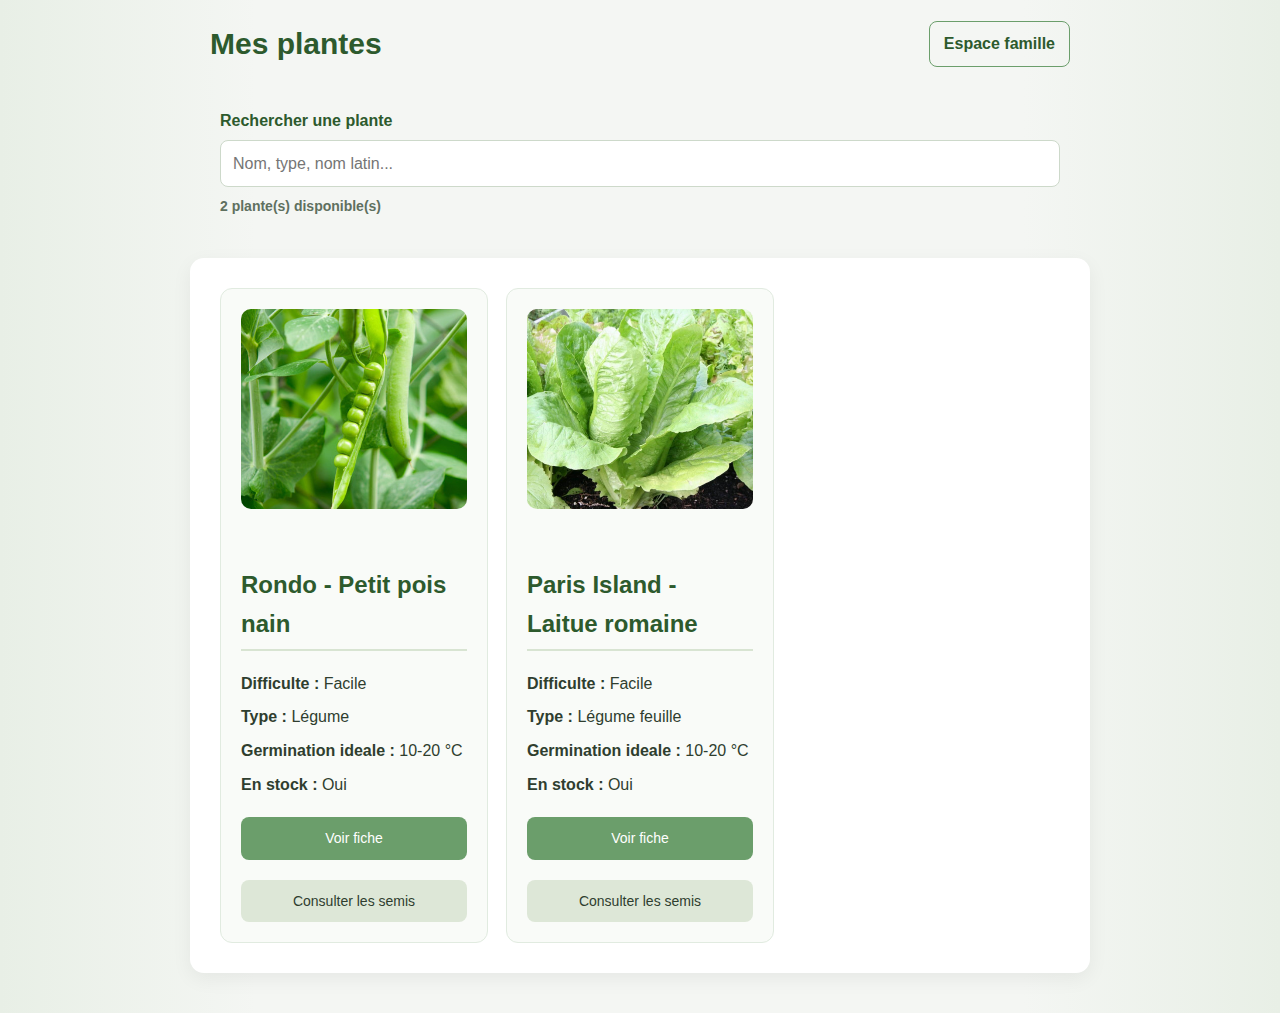
<file: index.html>
<!DOCTYPE html>
<html lang="fr">
<head>
  <meta charset="UTF-8">
  <meta name="viewport" content="width=device-width, initial-scale=1.0">
  <title>Mes plantes</title>
  <link rel="stylesheet" href="style.css?v=20260224-16">
</head>
<body>
  <header class="site-header">
    <div class="site-nav">
      <h1><a href="index.html">Mes plantes</a></h1>
      <a class="family-link" href="famille.html">Espace famille</a>
    </div>
  </header>

  <div id="plant-list"></div>

  <script src="script.js?v=20260224-7"></script>
</body>
</html>
</file>
<file: style.css>
/* ===== Base ===== */

body {
  margin: 0;
  font-family: "Segoe UI", Arial, sans-serif;
  background: linear-gradient(to right, #e8efe6 0%, #f4f6f3 20%, #f4f6f3 80%, #e8efe6 100%);
  color: #2f3e2f;
  line-height: 1.6;
}

*,
*::before,
*::after {
  box-sizing: border-box;
}

/* ===== Layout Container ===== */

#plant-detail,
#plant-list,
#plant-semis {
  max-width: 900px;
  margin: 40px auto;
  padding: 30px;
  background: #ffffff;
  border-radius: 14px;
  box-shadow: 0 6px 20px rgba(0, 0, 0, 0.06);
}

/* ===== Headings ===== */

h1 {
  font-size: 30px;
  margin-bottom: 10px;
}

h2 {
  margin-top: 35px;
  padding-bottom: 6px;
  border-bottom: 2px solid #d8e4d2;
  color: #2d5a2d;
}

h3 {
  margin-top: 25px;
  color: #3e6b3e;
}

p {
  margin: 8px 0;
}

/* ===== Cards (Home page) ===== */

.card {
  background: #f9fbf8;
  padding: 20px;
  margin-bottom: 0;
  border-radius: 12px;
  border: 1px solid #e1ebe0;
  transition: transform 0.2s ease;
}

.card:hover {
  transform: translateY(-3px);
}

.card a {
  display: inline-block;
  margin-top: 12px;
  padding: 10px 16px;
  background-color: #6b9e6b;
  color: white;
  text-decoration: none;
  border-radius: 8px;
  font-size: 14px;
}

.card a:hover {
  background-color: #4f7c4f;
}

.card-clickable {
  cursor: pointer;
}

.card-clickable:focus-visible {
  outline: 2px solid #6b9e6b;
  outline-offset: 2px;
}

.card-actions {
  display: grid;
  grid-template-columns: 1fr;
  gap: 8px;
}

.card-actions a {
  display: block;
  width: 100%;
  max-width: 100%;
  text-align: center;
}

.card-actions .secondary-link {
  background: #dde7d7;
  color: #2f3e2f;
}

.card-actions .secondary-link:hover {
  background: #cdd9ca;
}

/* ===== Images ===== */

.main-image {
  width: 100%;
  max-height: 350px;
  object-fit: cover;
  border-radius: 12px;
  margin: 20px 0;
}

.section-image {
  width: 100%;
  max-height: 250px;
  object-fit: cover;
  border-radius: 10px;
  margin: 15px 0;
}

/* ===== Timeline ===== */

.timeline p {
  background: #eef4ea;
  padding: 12px 15px;
  border-left: 4px solid #6b9e6b;
  border-radius: 6px;
  margin-bottom: 10px;
}

/* ===== Responsive ===== */

@media (max-width: 768px) {

  #plant-detail,
  #plant-list,
  #plant-semis {
    margin: 20px auto;
    padding: 20px;
  }

  h1 {
    font-size: 22px;
  }

  h2 {
    font-size: 18px;
  }

  .main-image {
    max-height: 220px;
  }

  .section-image {
    max-height: 180px;
  }

  .card a {
    width: 100%;
    text-align: center;
  }
}
/* Header */

.site-header {
  text-align: center;
  padding: 20px 0;
}

.site-header a {
  text-decoration: none;
  color: #2d5a2d;
}

.site-nav {
  max-width: 900px;
  margin: 0 auto;
  padding: 0 20px;
  display: flex;
  align-items: center;
  justify-content: space-between;
  gap: 12px;
}

.site-nav h1 {
  margin: 0;
}

.family-link {
  display: inline-block;
  padding: 9px 14px;
  border-radius: 8px;
  border: 1px solid #6b9e6b;
  color: #2d5a2d;
  font-weight: 600;
}

.family-link:hover {
  background: #e8efe6;
}

.family-link-active {
  background: #6b9e6b;
  color: #ffffff;
}

/* Card image */

.card-image {
  width: 100%;
  max-height: 200px;
  object-fit: cover;
  border-radius: 10px;
  margin-bottom: 15px;
}

#plant-list {
  display: grid;
  grid-template-columns: repeat(3, minmax(0, 1fr));
  gap: 18px;
  align-items: start;
}

.plant-search-wrap {
  max-width: 900px;
  margin: 20px auto 0;
  padding: 0 30px;
}

.plant-search-controls {
  display: grid;
  grid-template-columns: minmax(0, 2fr) minmax(220px, 1fr);
  gap: 12px;
  align-items: end;
}

.plant-search-field,
.plant-sort-field {
  display: flex;
  flex-direction: column;
}

.plant-search-label {
  display: block;
  margin-bottom: 6px;
  font-weight: 700;
  color: #2d5a2d;
}

.plant-search-input {
  width: 100%;
  padding: 10px 12px;
  border: 1px solid #cdd9ca;
  border-radius: 8px;
  font: inherit;
}

.plant-sort-select {
  width: 100%;
  padding: 10px 12px;
  border: 1px solid #cdd9ca;
  border-radius: 8px;
  font: inherit;
  background: #fff;
}

.plant-search-status {
  margin: 8px 0 0;
  font-size: 14px;
  color: #5f705f;
  font-weight: 600;
}

.plant-search-empty {
  grid-column: 1 / -1;
}

@media (max-width: 1024px) {
  #plant-list {
    grid-template-columns: repeat(2, minmax(0, 1fr));
  }
}

@media (max-width: 640px) {
  #plant-list {
    grid-template-columns: 1fr;
  }

  .plant-search-wrap {
    padding: 0 20px;
  }

  .plant-search-controls {
    grid-template-columns: 1fr;
  }
}

/* Family page */

.family-container {
  max-width: 900px;
  margin: 20px auto 40px;
  padding: 0 20px;
}

.panel {
  background: #ffffff;
  border-radius: 14px;
  box-shadow: 0 6px 20px rgba(0, 0, 0, 0.06);
  border: 1px solid #e1ebe0;
  padding: 24px;
}

.hidden {
  display: none !important;
}

.panel form {
  display: grid;
  gap: 10px;
  margin-top: 12px;
}

.auth-separator {
  text-align: center;
  margin: 14px 0 8px;
  color: #5f705f;
  font-weight: 600;
}

.panel input,
.panel select,
.panel textarea,
.panel button {
  font: inherit;
  padding: 10px 12px;
  border-radius: 8px;
  width: 100%;
  max-width: 100%;
  min-width: 0;
}

.panel input,
.panel select,
.panel textarea {
  border: 1px solid #cdd9ca;
}

.panel input[type="file"] {
  overflow: hidden;
}

.mobile-camera-only {
  display: none;
}

.camera-input-hidden {
  position: absolute;
  width: 1px;
  height: 1px;
  opacity: 0;
  pointer-events: none;
}

.camera-trigger {
  display: inline-flex;
  align-items: center;
  justify-content: center;
  text-align: center;
  padding: 10px 12px;
  border-radius: 8px;
  border: 1px solid #6b9e6b;
  background: #e8efe6;
  color: #2d5a2d;
  font-weight: 600;
  cursor: pointer;
}

.camera-trigger.mobile-camera-only {
  display: none;
}

.camera-trigger:hover {
  background: #dde7d7;
}

.panel input[readonly] {
  background: #f2f7ef;
}

.panel button {
  border: none;
  background: #6b9e6b;
  color: #ffffff;
  font-weight: 600;
  cursor: pointer;
}

.panel button:hover {
  background: #4f7c4f;
}

.panel button.secondary {
  background: #dde7d7;
  color: #2f3e2f;
}

.panel button.secondary:hover {
  background: #cdd9ca;
}

.status-message {
  min-height: 22px;
  margin-top: 10px;
  font-weight: 600;
}

.status-message.error {
  color: #8e2f2f;
}

.status-message.success {
  color: #2d5a2d;
}

.file-selection-indicator {
  margin: 2px 0 4px;
  font-size: 14px;
  color: #5f705f;
}

.file-selection-indicator.selected {
  color: #2d5a2d;
  font-weight: 600;
}

.seed-progress {
  margin-top: 8px;
  padding: 10px 12px;
  border: 1px solid #d8e4d2;
  border-radius: 10px;
  background: #f3f8f0;
}

.seed-progress-head {
  display: flex;
  align-items: center;
  justify-content: space-between;
  gap: 8px;
  margin-bottom: 6px;
  font-weight: 600;
  color: #2f3e2f;
}

.seed-progress progress {
  width: 100%;
  height: 12px;
  accent-color: #6b9e6b;
}

.member-header {
  display: flex;
  align-items: center;
  justify-content: space-between;
  gap: 12px;
}

.member-header h2 {
  margin: 0;
  border: 0;
  padding: 0;
}

.member-header button {
  width: auto;
  padding: 8px 12px;
}

.member-actions {
  display: flex;
  gap: 10px;
}

.display-name-row {
  margin-top: 14px;
  padding-top: 12px;
  border-top: 1px solid #e1ebe0;
}

.display-name-row label {
  font-weight: 600;
  color: #2f3e2f;
}

.display-name-controls {
  display: flex;
  align-items: center;
  gap: 10px;
  margin-top: 8px;
}

.display-name-controls input {
  flex: 1;
}

.display-name-controls button {
  width: auto;
  min-width: 180px;
}

.seed-form {
  margin-top: 20px;
  border-top: 1px solid #e1ebe0;
  padding-top: 16px;
}

.password-form {
  margin-top: 0;
  border-top: 1px solid #e1ebe0;
  padding-top: 16px;
}

.password-form h3 {
  margin: 0 0 8px;
}

.seed-list {
  margin-top: 22px;
  display: grid;
  grid-template-columns: repeat(2, minmax(0, 1fr));
  gap: 16px;
}

.seed-card {
  border: 1px solid #e1ebe0;
  border-radius: 12px;
  padding: 14px;
  background: #f9fbf8;
}

.seed-card h3 {
  margin: 0 0 8px;
}

.seed-photo {
  width: 100%;
  max-height: 180px;
  object-fit: cover;
  border-radius: 8px;
  margin-bottom: 10px;
  cursor: zoom-in;
}

.seed-card-actions {
  display: flex;
  gap: 10px;
  margin-top: 12px;
}

.seed-card-actions button {
  width: 100%;
}

.seed-open-link {
  display: inline-block;
  margin-top: 8px;
  color: #2d5a2d;
  font-weight: 600;
  text-decoration: underline;
}

.seed-action-button {
  display: inline-flex;
  align-items: center;
  justify-content: center;
  margin-top: 10px;
  padding: 10px 14px;
  border-radius: 8px;
  border: 1px solid #6b9e6b;
  background: #6b9e6b;
  color: #ffffff;
  text-decoration: none;
  font-weight: 700;
}

.seed-action-button:hover {
  background: #4f7c4f;
  border-color: #4f7c4f;
}

.seed-card .seed-action-button {
  width: 100%;
}

.seed-week-badge {
  display: inline-block;
  padding: 4px 10px;
  border-radius: 999px;
  background: #dfe9d8;
  color: #2d5a2d;
  font-weight: 700;
  margin-bottom: 8px;
}

.updates-list {
  margin-top: 16px;
  display: grid;
  grid-template-columns: repeat(2, minmax(0, 1fr));
  gap: 14px;
}

.update-card {
  background: #f9fbf8;
  border: 1px solid #e1ebe0;
  border-radius: 12px;
  padding: 14px;
}

.photo-lightbox {
  position: fixed;
  inset: 0;
  z-index: 3000;
  display: flex;
  align-items: center;
  justify-content: center;
  padding: 20px;
  background: rgba(0, 0, 0, 0.82);
}

.photo-lightbox[hidden] {
  display: none !important;
}

.photo-lightbox-image {
  width: auto;
  max-width: min(1200px, 95vw);
  max-height: 92vh;
  height: auto;
  border-radius: 10px;
  box-shadow: 0 8px 28px rgba(0, 0, 0, 0.35);
  object-fit: contain;
  background: #ffffff;
}

.photo-lightbox-close {
  position: absolute;
  top: 16px;
  right: 16px;
  width: auto;
  min-width: 44px;
  padding: 8px 12px;
  border: 1px solid #ffffff;
  border-radius: 999px;
  background: rgba(0, 0, 0, 0.4);
  color: #ffffff;
  font-weight: 700;
  cursor: pointer;
}

body.lightbox-open {
  overflow: hidden;
}

.update-date {
  font-size: 13px;
  color: #5f705f;
}

.semis-tab-header {
  margin-bottom: 16px;
  display: flex;
  align-items: center;
  justify-content: space-between;
  gap: 12px;
  flex-wrap: wrap;
}

.plant-tabs {
  max-width: 900px;
  margin: 20px auto 0;
  padding: 0 6px;
  display: flex;
  gap: 10px;
}

.tab-button {
  border: 1px solid #cdd9ca;
  background: #f2f7ef;
  color: #2f3e2f;
  padding: 10px 16px;
  border-radius: 10px;
  cursor: pointer;
  font-weight: 600;
}

.tab-button.active {
  background: #6b9e6b;
  color: #ffffff;
  border-color: #6b9e6b;
}

@media (max-width: 768px) {
  .mobile-camera-only {
    display: block;
  }

  .camera-trigger.mobile-camera-only {
    display: inline-flex;
  }

  .site-nav {
    flex-direction: column;
    align-items: flex-start;
  }

  .member-header {
    flex-direction: column;
    align-items: flex-start;
  }

  .member-actions {
    width: 100%;
    flex-direction: column;
  }

  .display-name-controls {
    flex-direction: column;
    align-items: stretch;
  }

  .display-name-controls button {
    width: 100%;
    min-width: 0;
  }

  .seed-list {
    grid-template-columns: 1fr;
  }

  .updates-list {
    grid-template-columns: 1fr;
  }
}
</file>
